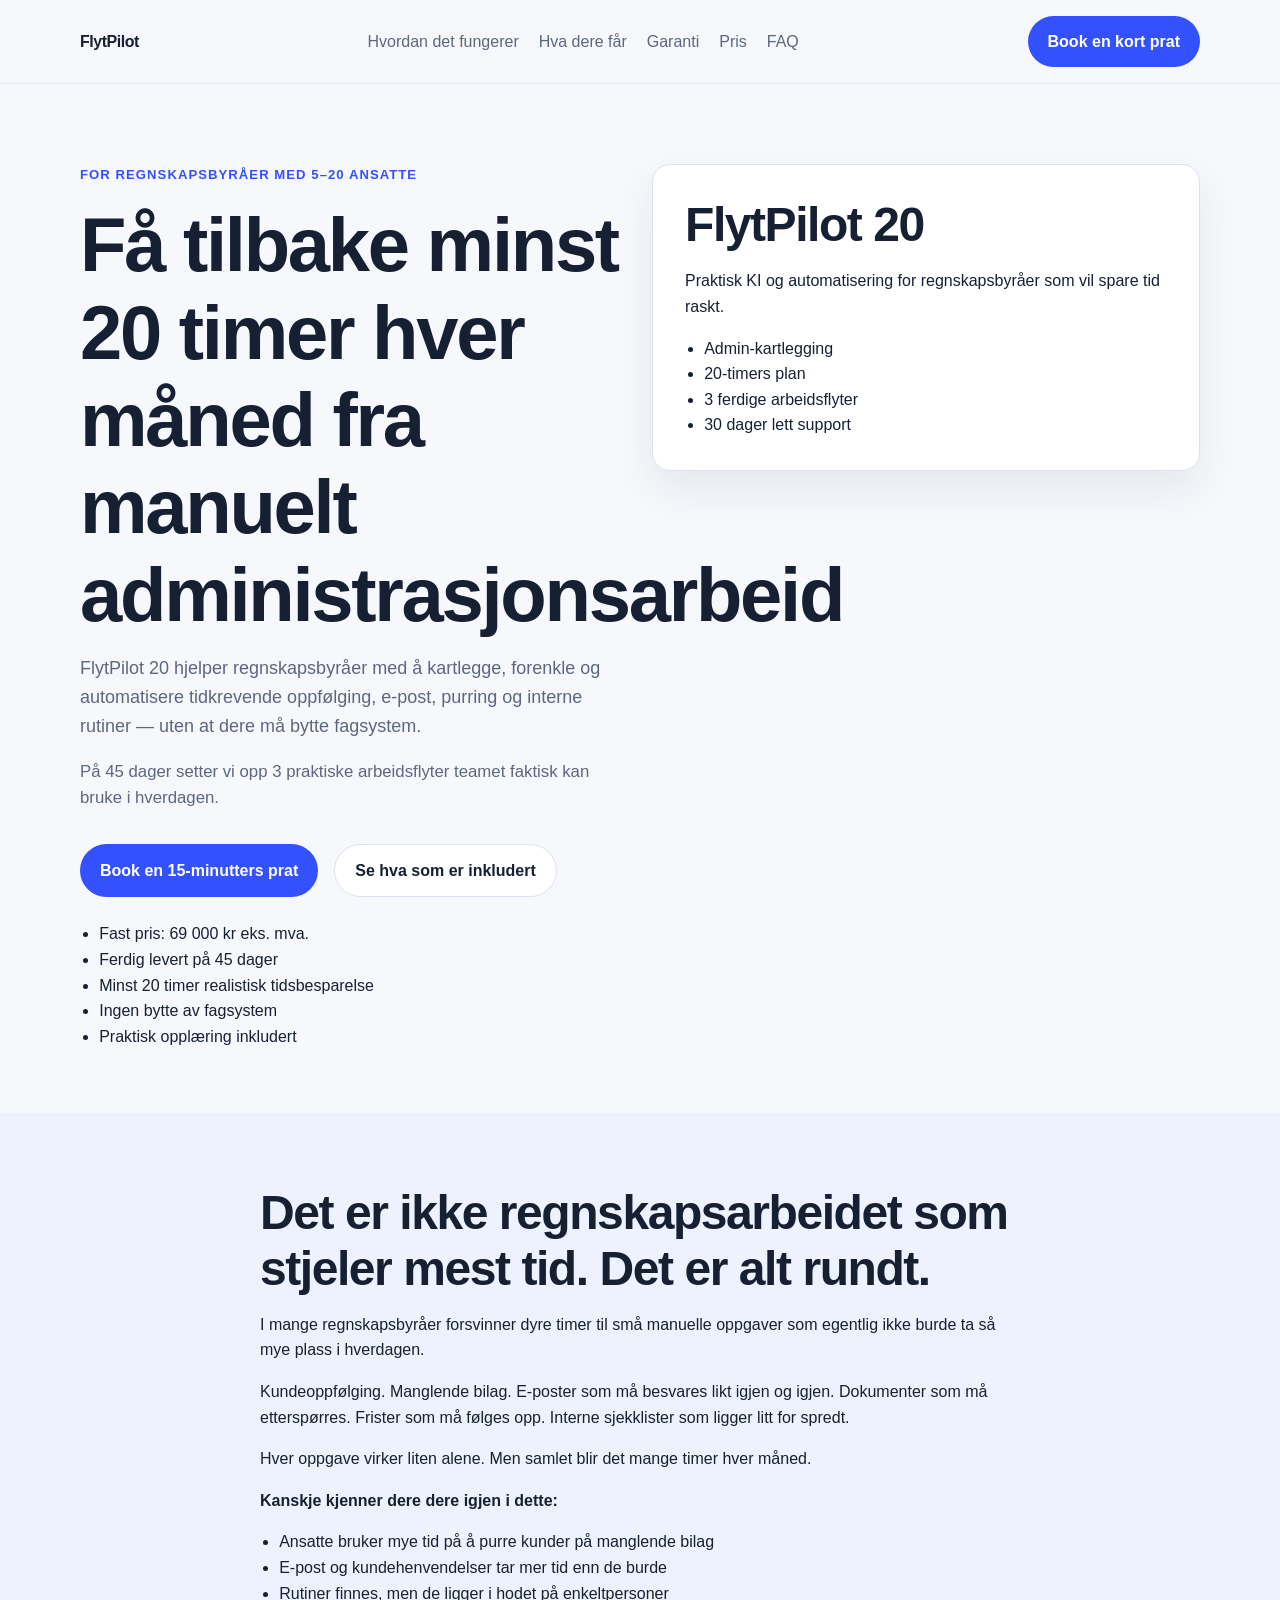
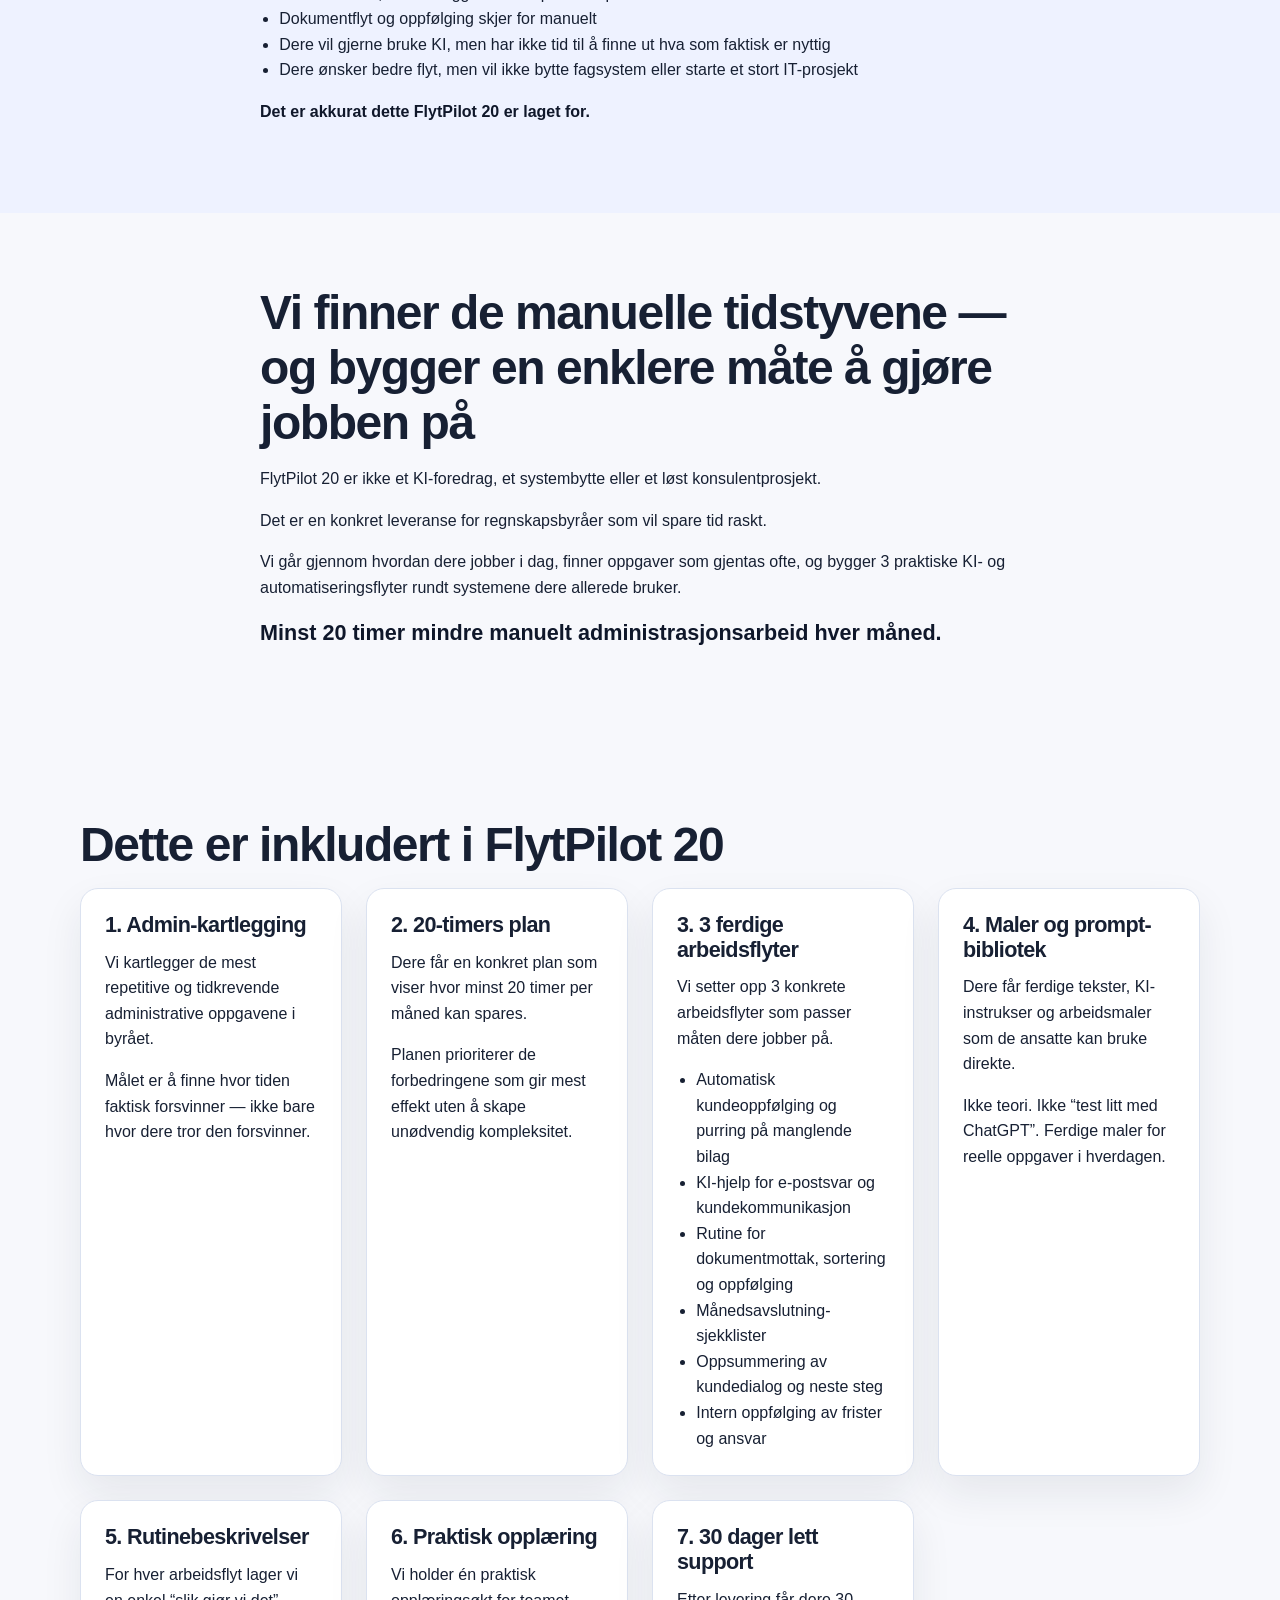
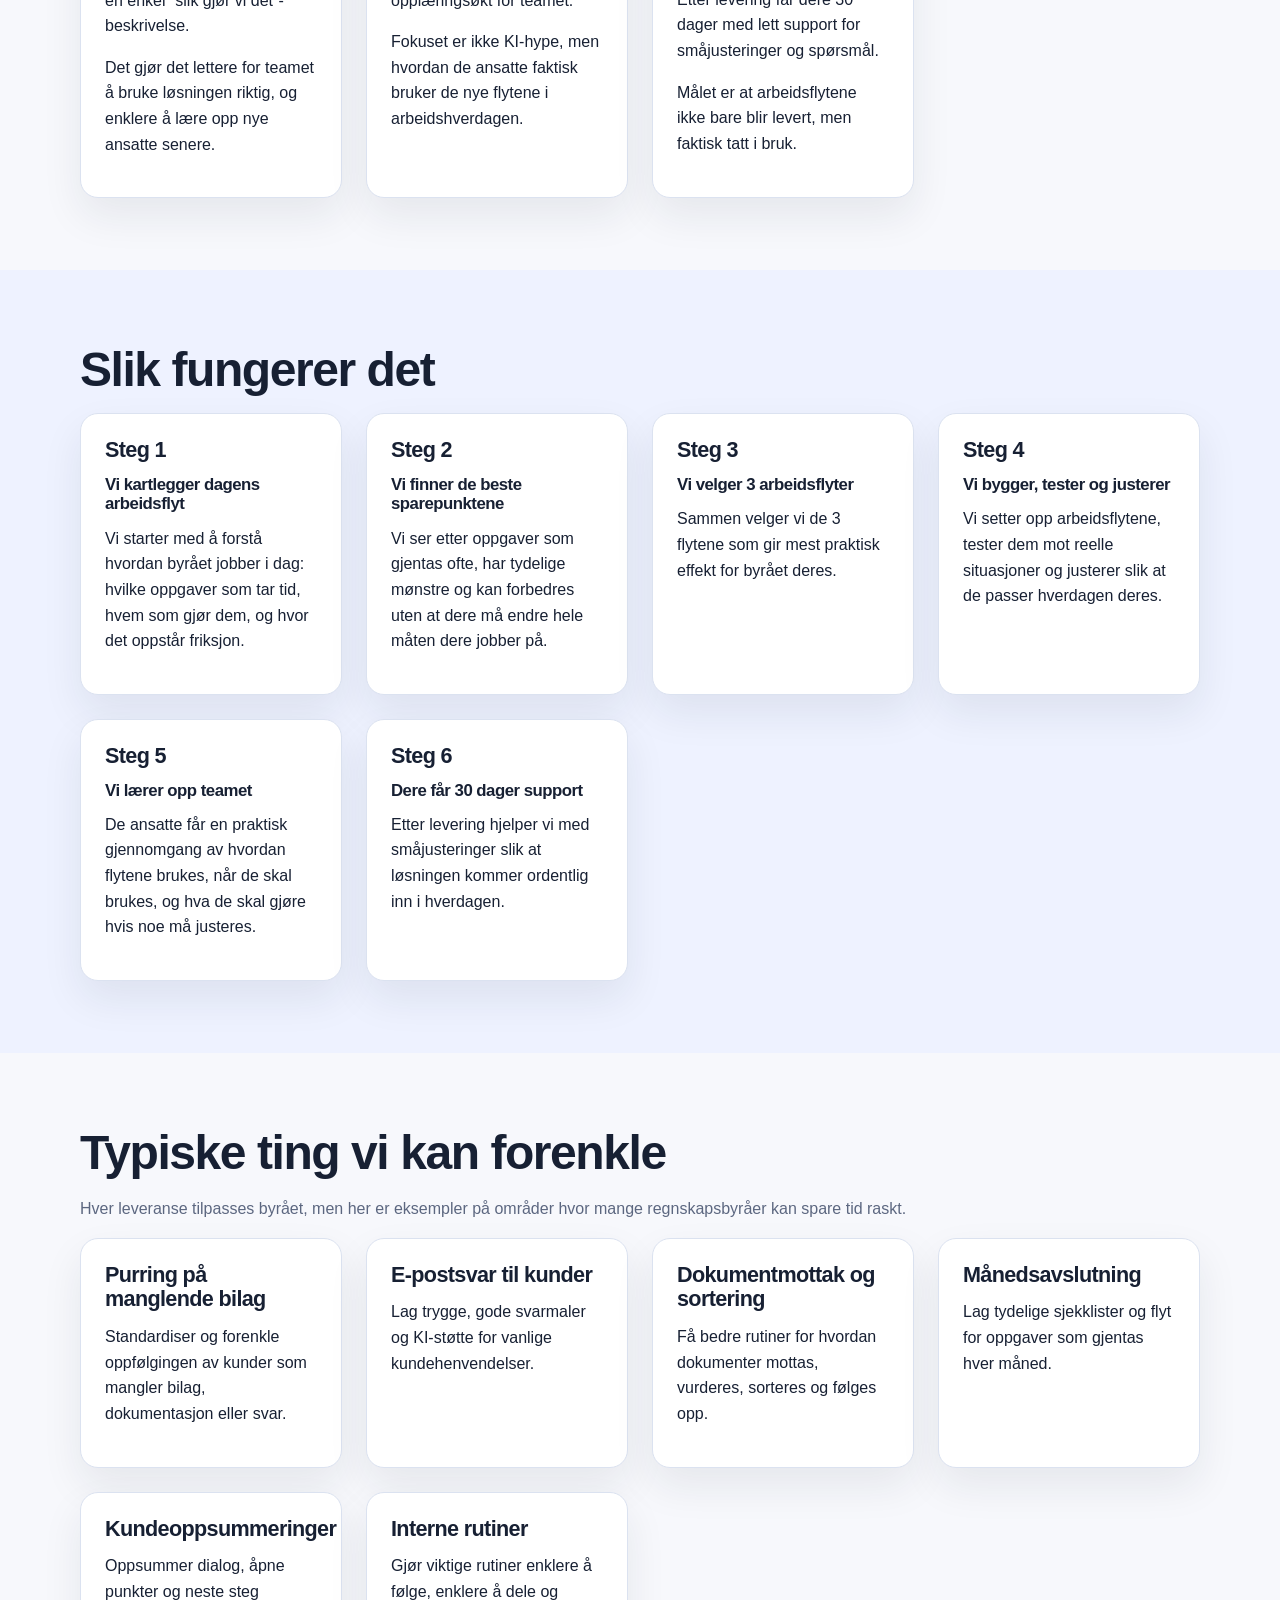
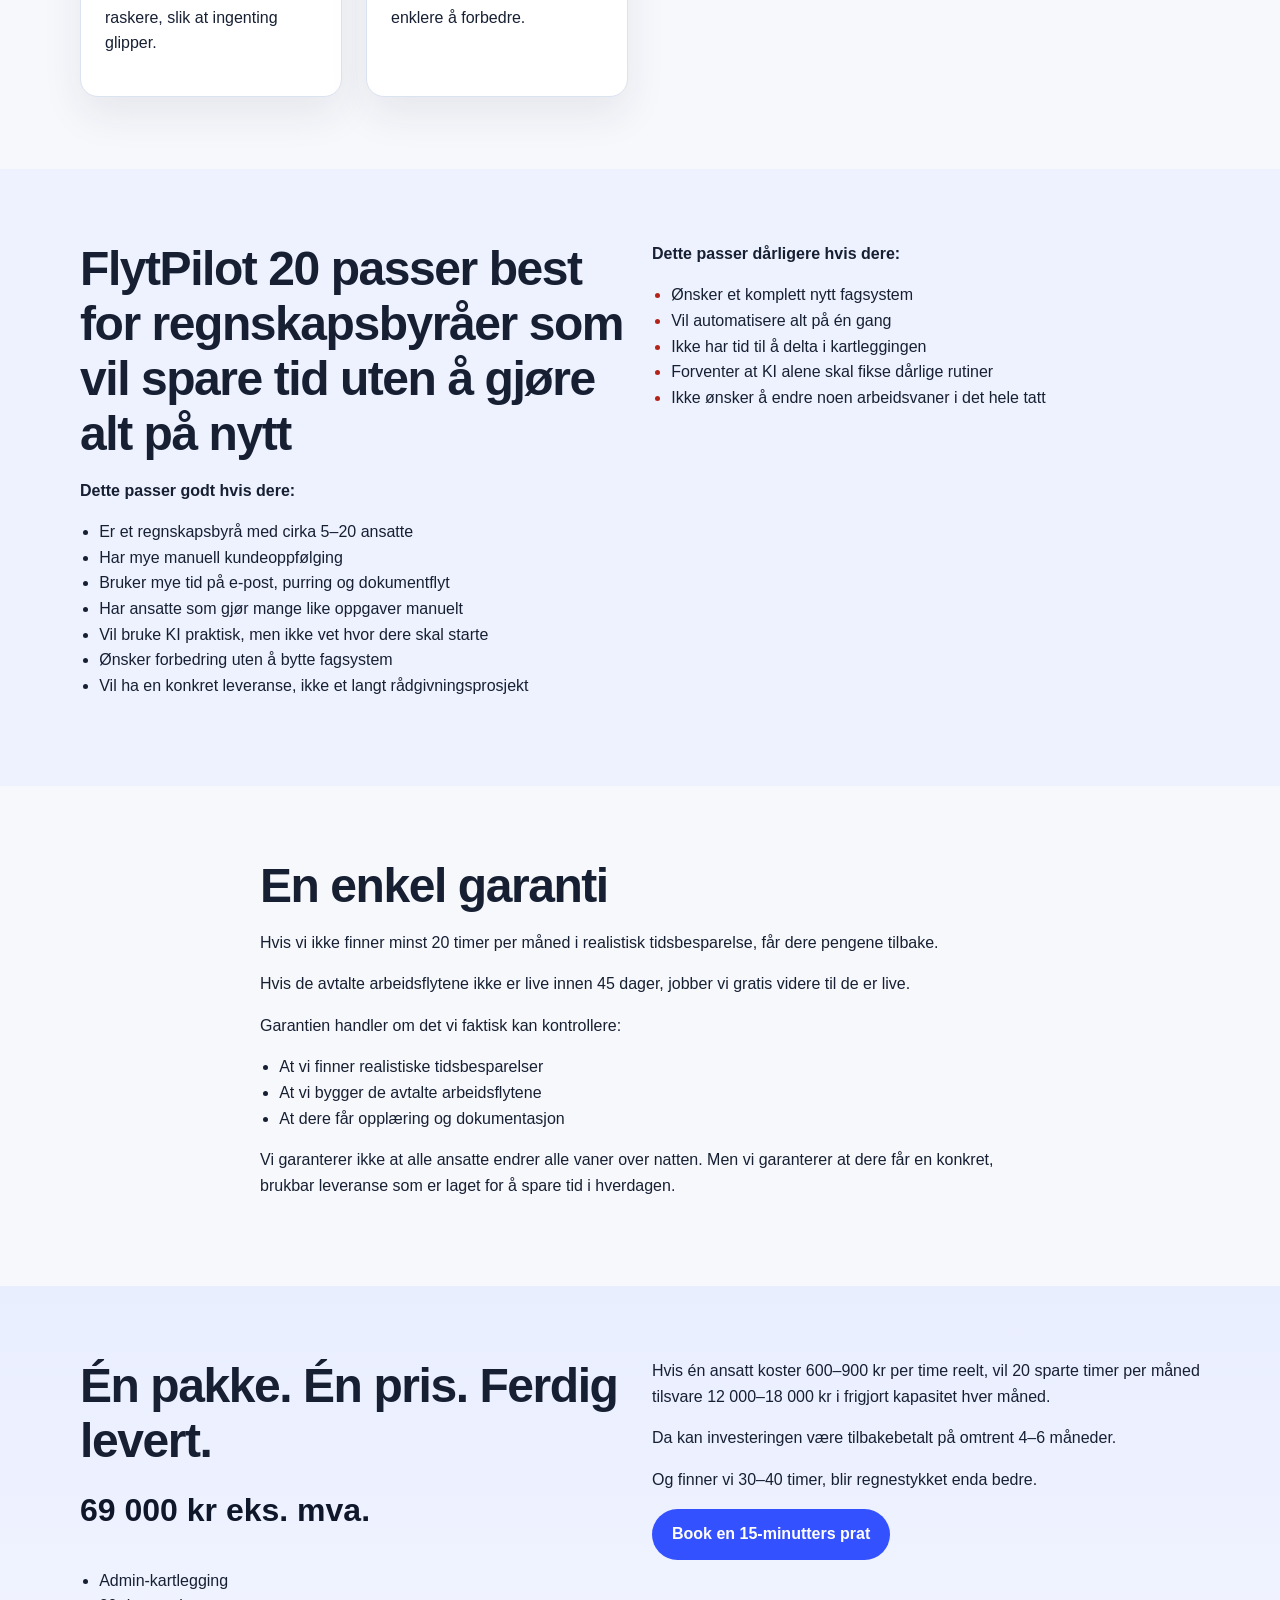
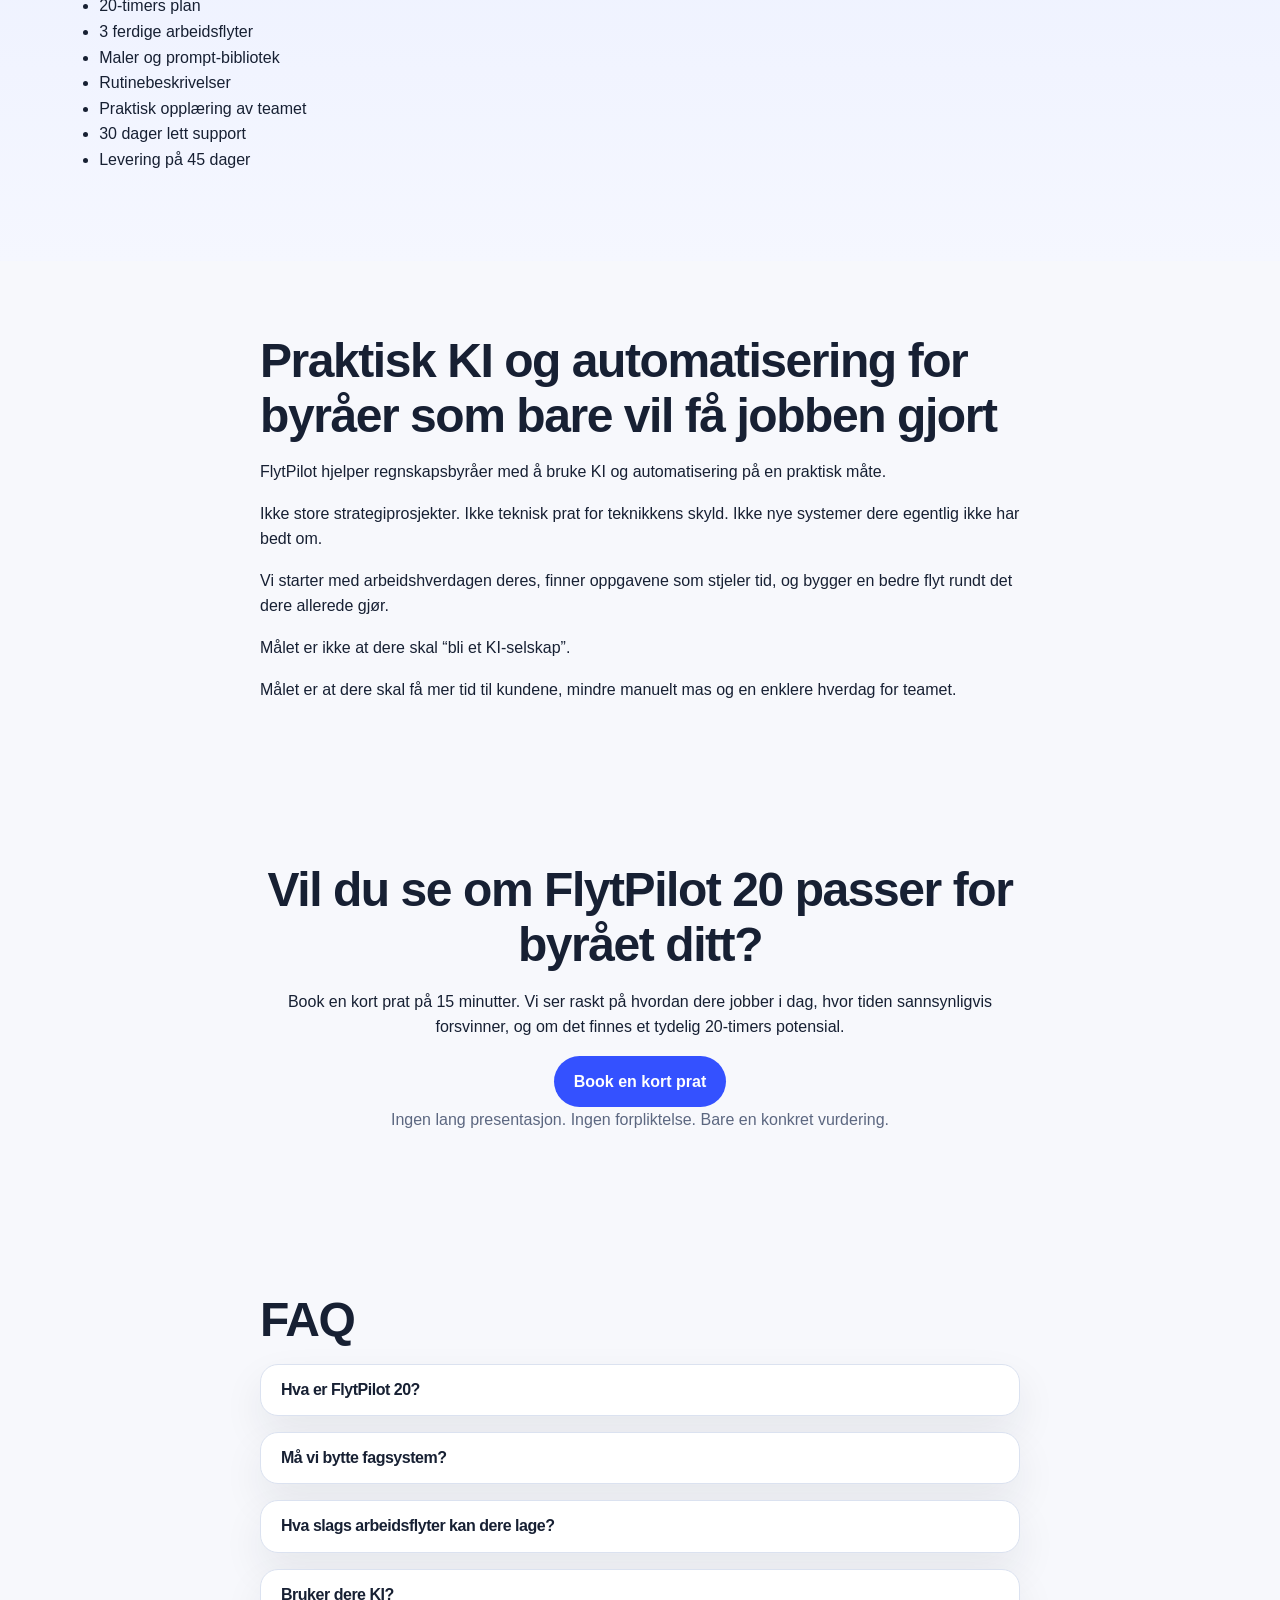
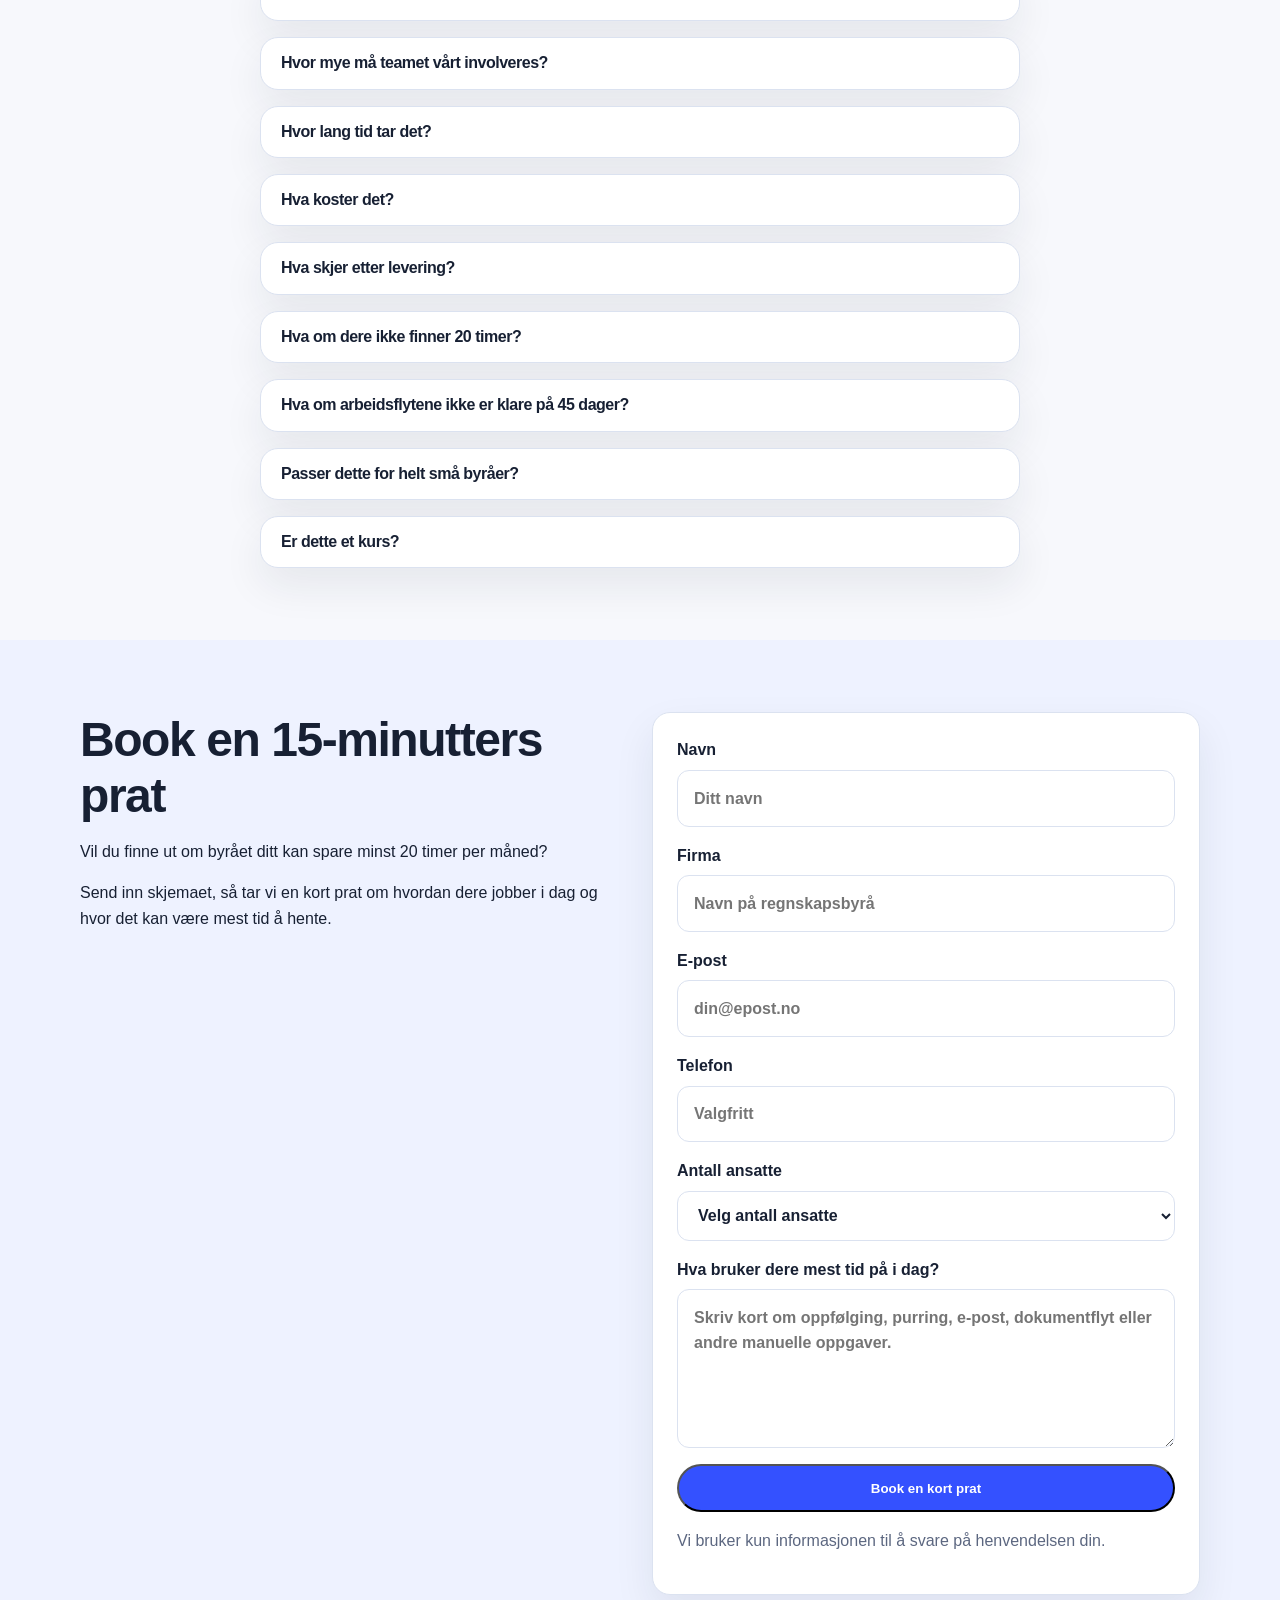
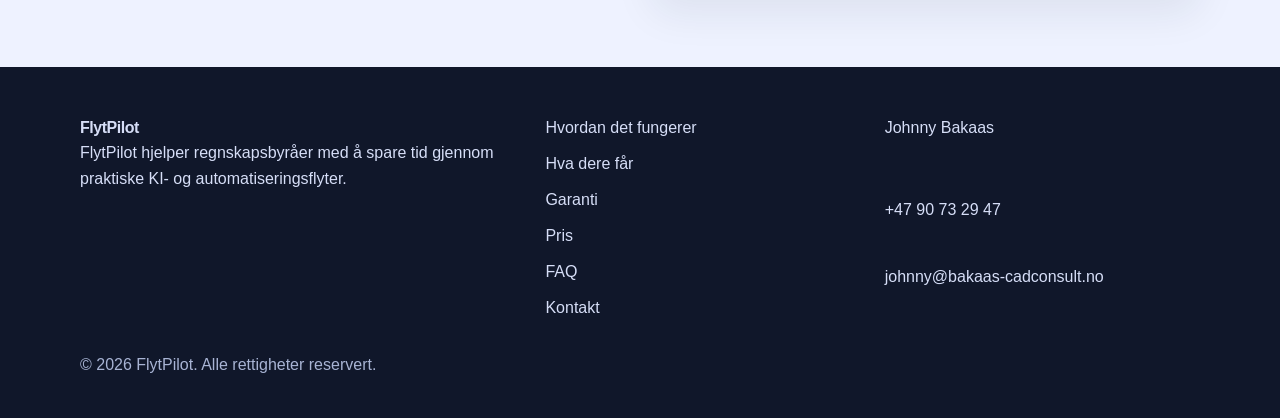
<file: index.html>
<!DOCTYPE html>
<html lang="no">
  <head>
    <meta charset="UTF-8" />
    <meta name="viewport" content="width=device-width, initial-scale=1.0" />
    <title>FlytPilot 20 – 20 timer mindre manuelt arbeid for regnskapsbyråer</title>
    <meta
      name="description"
      content="FlytPilot 20 hjelper små og mellomstore regnskapsbyråer med å fjerne minst 20 timer manuelt administrasjonsarbeid per måned på 45 dager – uten å bytte fagsystem."
    />
    <link rel="stylesheet" href="styles.css" />
  </head>
  <body>
    <header class="site-header">
      <div class="container header-inner">
        <a class="logo" href="#top">FlytPilot</a>
        <nav class="main-nav" aria-label="Hovedmeny">
          <a href="#hvordan-det-fungerer">Hvordan det fungerer</a>
          <a href="#hva-dere-far">Hva dere får</a>
          <a href="#garanti">Garanti</a>
          <a href="#pris">Pris</a>
          <a href="#faq">FAQ</a>
        </nav>
        <a class="button button-primary header-cta" href="#kontakt">Book en kort prat</a>
      </div>
    </header>

    <main id="top">
      <section class="hero">
        <div class="container hero-grid">
          <div>
            <p class="eyebrow">For regnskapsbyråer med 5–20 ansatte</p>
            <h1>Få tilbake minst 20 timer hver måned fra manuelt administrasjonsarbeid</h1>
            <p class="lead">
              FlytPilot 20 hjelper regnskapsbyråer med å kartlegge, forenkle og
              automatisere tidkrevende oppfølging, e-post, purring og interne
              rutiner — uten at dere må bytte fagsystem.
            </p>
            <p class="sublead">
              På 45 dager setter vi opp 3 praktiske arbeidsflyter teamet faktisk
              kan bruke i hverdagen.
            </p>
            <div class="hero-actions">
              <a class="button button-primary" href="#kontakt">Book en 15-minutters prat</a>
              <a class="button button-secondary" href="#hva-dere-far">Se hva som er inkludert</a>
            </div>
            <ul class="trust-list">
              <li>Fast pris: 69 000 kr eks. mva.</li>
              <li>Ferdig levert på 45 dager</li>
              <li>Minst 20 timer realistisk tidsbesparelse</li>
              <li>Ingen bytte av fagsystem</li>
              <li>Praktisk opplæring inkludert</li>
            </ul>
          </div>
          <aside class="hero-card">
            <h2>FlytPilot 20</h2>
            <p>Praktisk KI og automatisering for regnskapsbyråer som vil spare tid raskt.</p>
            <ul>
              <li>Admin-kartlegging</li>
              <li>20-timers plan</li>
              <li>3 ferdige arbeidsflyter</li>
              <li>30 dager lett support</li>
            </ul>
          </aside>
        </div>
      </section>

      <section class="section muted">
        <div class="container narrow">
          <h2>Det er ikke regnskapsarbeidet som stjeler mest tid. Det er alt rundt.</h2>
          <p>
            I mange regnskapsbyråer forsvinner dyre timer til små manuelle oppgaver
            som egentlig ikke burde ta så mye plass i hverdagen.
          </p>
          <p>
            Kundeoppfølging. Manglende bilag. E-poster som må besvares likt igjen
            og igjen. Dokumenter som må etterspørres. Frister som må følges opp.
            Interne sjekklister som ligger litt for spredt.
          </p>
          <p>Hver oppgave virker liten alene. Men samlet blir det mange timer hver måned.</p>
          <p><strong>Kanskje kjenner dere dere igjen i dette:</strong></p>
          <ul class="check-list">
            <li>Ansatte bruker mye tid på å purre kunder på manglende bilag</li>
            <li>E-post og kundehenvendelser tar mer tid enn de burde</li>
            <li>Rutiner finnes, men de ligger i hodet på enkeltpersoner</li>
            <li>Dokumentflyt og oppfølging skjer for manuelt</li>
            <li>Dere vil gjerne bruke KI, men har ikke tid til å finne ut hva som faktisk er nyttig</li>
            <li>Dere ønsker bedre flyt, men vil ikke bytte fagsystem eller starte et stort IT-prosjekt</li>
          </ul>
          <p class="bridge">Det er akkurat dette FlytPilot 20 er laget for.</p>
        </div>
      </section>

      <section class="section">
        <div class="container narrow">
          <h2>Vi finner de manuelle tidstyvene — og bygger en enklere måte å gjøre jobben på</h2>
          <p>
            FlytPilot 20 er ikke et KI-foredrag, et systembytte eller et løst
            konsulentprosjekt.
          </p>
          <p>Det er en konkret leveranse for regnskapsbyråer som vil spare tid raskt.</p>
          <p>
            Vi går gjennom hvordan dere jobber i dag, finner oppgaver som gjentas
            ofte, og bygger 3 praktiske KI- og automatiseringsflyter rundt systemene
            dere allerede bruker.
          </p>
          <p class="highlight">Minst 20 timer mindre manuelt administrasjonsarbeid hver måned.</p>
        </div>
      </section>

      <section class="section" id="hva-dere-far">
        <div class="container">
          <h2>Dette er inkludert i FlytPilot 20</h2>
          <div class="card-grid">
            <article class="card">
              <h3>1. Admin-kartlegging</h3>
              <p>
                Vi kartlegger de mest repetitive og tidkrevende administrative
                oppgavene i byrået.
              </p>
              <p>Målet er å finne hvor tiden faktisk forsvinner — ikke bare hvor dere tror den forsvinner.</p>
            </article>
            <article class="card">
              <h3>2. 20-timers plan</h3>
              <p>Dere får en konkret plan som viser hvor minst 20 timer per måned kan spares.</p>
              <p>Planen prioriterer de forbedringene som gir mest effekt uten å skape unødvendig kompleksitet.</p>
            </article>
            <article class="card">
              <h3>3. 3 ferdige arbeidsflyter</h3>
              <p>Vi setter opp 3 konkrete arbeidsflyter som passer måten dere jobber på.</p>
              <ul>
                <li>Automatisk kundeoppfølging og purring på manglende bilag</li>
                <li>KI-hjelp for e-postsvar og kundekommunikasjon</li>
                <li>Rutine for dokumentmottak, sortering og oppfølging</li>
                <li>Månedsavslutning-sjekklister</li>
                <li>Oppsummering av kundedialog og neste steg</li>
                <li>Intern oppfølging av frister og ansvar</li>
              </ul>
            </article>
            <article class="card">
              <h3>4. Maler og prompt-bibliotek</h3>
              <p>Dere får ferdige tekster, KI-instrukser og arbeidsmaler som de ansatte kan bruke direkte.</p>
              <p>Ikke teori. Ikke “test litt med ChatGPT”. Ferdige maler for reelle oppgaver i hverdagen.</p>
            </article>
            <article class="card">
              <h3>5. Rutinebeskrivelser</h3>
              <p>For hver arbeidsflyt lager vi en enkel “slik gjør vi det”-beskrivelse.</p>
              <p>Det gjør det lettere for teamet å bruke løsningen riktig, og enklere å lære opp nye ansatte senere.</p>
            </article>
            <article class="card">
              <h3>6. Praktisk opplæring</h3>
              <p>Vi holder én praktisk opplæringsøkt for teamet.</p>
              <p>Fokuset er ikke KI-hype, men hvordan de ansatte faktisk bruker de nye flytene i arbeidshverdagen.</p>
            </article>
            <article class="card">
              <h3>7. 30 dager lett support</h3>
              <p>Etter levering får dere 30 dager med lett support for småjusteringer og spørsmål.</p>
              <p>Målet er at arbeidsflytene ikke bare blir levert, men faktisk tatt i bruk.</p>
            </article>
          </div>
        </div>
      </section>

      <section class="section muted" id="hvordan-det-fungerer">
        <div class="container">
          <h2>Slik fungerer det</h2>
          <div class="steps">
            <article class="step"><h3>Steg 1</h3><h4>Vi kartlegger dagens arbeidsflyt</h4><p>Vi starter med å forstå hvordan byrået jobber i dag: hvilke oppgaver som tar tid, hvem som gjør dem, og hvor det oppstår friksjon.</p></article>
            <article class="step"><h3>Steg 2</h3><h4>Vi finner de beste sparepunktene</h4><p>Vi ser etter oppgaver som gjentas ofte, har tydelige mønstre og kan forbedres uten at dere må endre hele måten dere jobber på.</p></article>
            <article class="step"><h3>Steg 3</h3><h4>Vi velger 3 arbeidsflyter</h4><p>Sammen velger vi de 3 flytene som gir mest praktisk effekt for byrået deres.</p></article>
            <article class="step"><h3>Steg 4</h3><h4>Vi bygger, tester og justerer</h4><p>Vi setter opp arbeidsflytene, tester dem mot reelle situasjoner og justerer slik at de passer hverdagen deres.</p></article>
            <article class="step"><h3>Steg 5</h3><h4>Vi lærer opp teamet</h4><p>De ansatte får en praktisk gjennomgang av hvordan flytene brukes, når de skal brukes, og hva de skal gjøre hvis noe må justeres.</p></article>
            <article class="step"><h3>Steg 6</h3><h4>Dere får 30 dager support</h4><p>Etter levering hjelper vi med småjusteringer slik at løsningen kommer ordentlig inn i hverdagen.</p></article>
          </div>
        </div>
      </section>

      <section class="section">
        <div class="container">
          <h2>Typiske ting vi kan forenkle</h2>
          <p class="section-intro">
            Hver leveranse tilpasses byrået, men her er eksempler på områder hvor mange regnskapsbyråer kan spare tid raskt.
          </p>
          <div class="card-grid">
            <article class="card"><h3>Purring på manglende bilag</h3><p>Standardiser og forenkle oppfølgingen av kunder som mangler bilag, dokumentasjon eller svar.</p></article>
            <article class="card"><h3>E-postsvar til kunder</h3><p>Lag trygge, gode svarmaler og KI-støtte for vanlige kundehenvendelser.</p></article>
            <article class="card"><h3>Dokumentmottak og sortering</h3><p>Få bedre rutiner for hvordan dokumenter mottas, vurderes, sorteres og følges opp.</p></article>
            <article class="card"><h3>Månedsavslutning</h3><p>Lag tydelige sjekklister og flyt for oppgaver som gjentas hver måned.</p></article>
            <article class="card"><h3>Kundeoppsummeringer</h3><p>Oppsummer dialog, åpne punkter og neste steg raskere, slik at ingenting glipper.</p></article>
            <article class="card"><h3>Interne rutiner</h3><p>Gjør viktige rutiner enklere å følge, enklere å dele og enklere å forbedre.</p></article>
          </div>
        </div>
      </section>

      <section class="section muted">
        <div class="container two-column">
          <div>
            <h2>FlytPilot 20 passer best for regnskapsbyråer som vil spare tid uten å gjøre alt på nytt</h2>
            <p><strong>Dette passer godt hvis dere:</strong></p>
            <ul class="check-list">
              <li>Er et regnskapsbyrå med cirka 5–20 ansatte</li>
              <li>Har mye manuell kundeoppfølging</li>
              <li>Bruker mye tid på e-post, purring og dokumentflyt</li>
              <li>Har ansatte som gjør mange like oppgaver manuelt</li>
              <li>Vil bruke KI praktisk, men ikke vet hvor dere skal starte</li>
              <li>Ønsker forbedring uten å bytte fagsystem</li>
              <li>Vil ha en konkret leveranse, ikke et langt rådgivningsprosjekt</li>
            </ul>
          </div>
          <div>
            <p><strong>Dette passer dårligere hvis dere:</strong></p>
            <ul class="check-list negative">
              <li>Ønsker et komplett nytt fagsystem</li>
              <li>Vil automatisere alt på én gang</li>
              <li>Ikke har tid til å delta i kartleggingen</li>
              <li>Forventer at KI alene skal fikse dårlige rutiner</li>
              <li>Ikke ønsker å endre noen arbeidsvaner i det hele tatt</li>
            </ul>
          </div>
        </div>
      </section>

      <section class="section" id="garanti">
        <div class="container narrow">
          <h2>En enkel garanti</h2>
          <p>
            Hvis vi ikke finner minst 20 timer per måned i realistisk
            tidsbesparelse, får dere pengene tilbake.
          </p>
          <p>
            Hvis de avtalte arbeidsflytene ikke er live innen 45 dager, jobber vi
            gratis videre til de er live.
          </p>
          <p>Garantien handler om det vi faktisk kan kontrollere:</p>
          <ul class="check-list">
            <li>At vi finner realistiske tidsbesparelser</li>
            <li>At vi bygger de avtalte arbeidsflytene</li>
            <li>At dere får opplæring og dokumentasjon</li>
          </ul>
          <p>
            Vi garanterer ikke at alle ansatte endrer alle vaner over natten. Men vi
            garanterer at dere får en konkret, brukbar leveranse som er laget for å
            spare tid i hverdagen.
          </p>
        </div>
      </section>

      <section class="section accent" id="pris">
        <div class="container two-column">
          <div>
            <h2>Én pakke. Én pris. Ferdig levert.</h2>
            <p class="price">69 000 kr eks. mva.</p>
            <ul class="check-list">
              <li>Admin-kartlegging</li>
              <li>20-timers plan</li>
              <li>3 ferdige arbeidsflyter</li>
              <li>Maler og prompt-bibliotek</li>
              <li>Rutinebeskrivelser</li>
              <li>Praktisk opplæring av teamet</li>
              <li>30 dager lett support</li>
              <li>Levering på 45 dager</li>
            </ul>
          </div>
          <div>
            <p>
              Hvis én ansatt koster 600–900 kr per time reelt, vil 20 sparte timer
              per måned tilsvare 12 000–18 000 kr i frigjort kapasitet hver måned.
            </p>
            <p>Da kan investeringen være tilbakebetalt på omtrent 4–6 måneder.</p>
            <p>Og finner vi 30–40 timer, blir regnestykket enda bedre.</p>
            <a class="button button-primary" href="#kontakt">Book en 15-minutters prat</a>
          </div>
        </div>
      </section>

      <section class="section">
        <div class="container narrow">
          <h2>Praktisk KI og automatisering for byråer som bare vil få jobben gjort</h2>
          <p>FlytPilot hjelper regnskapsbyråer med å bruke KI og automatisering på en praktisk måte.</p>
          <p>Ikke store strategiprosjekter. Ikke teknisk prat for teknikkens skyld. Ikke nye systemer dere egentlig ikke har bedt om.</p>
          <p>Vi starter med arbeidshverdagen deres, finner oppgavene som stjeler tid, og bygger en bedre flyt rundt det dere allerede gjør.</p>
          <p>Målet er ikke at dere skal “bli et KI-selskap”.</p>
          <p>Målet er at dere skal få mer tid til kundene, mindre manuelt mas og en enklere hverdag for teamet.</p>
        </div>
      </section>

      <section class="section cta-section">
        <div class="container narrow">
          <h2>Vil du se om FlytPilot 20 passer for byrået ditt?</h2>
          <p>
            Book en kort prat på 15 minutter. Vi ser raskt på hvordan dere jobber i
            dag, hvor tiden sannsynligvis forsvinner, og om det finnes et tydelig
            20-timers potensial.
          </p>
          <a class="button button-primary" href="#kontakt">Book en kort prat</a>
          <p class="microcopy">Ingen lang presentasjon. Ingen forpliktelse. Bare en konkret vurdering.</p>
        </div>
      </section>

      <section class="section" id="faq">
        <div class="container narrow">
          <h2>FAQ</h2>
          <div class="faq-list">
            <details><summary>Hva er FlytPilot 20?</summary><p>FlytPilot 20 er en konkret leveranse for regnskapsbyråer som vil fjerne minst 20 timer manuelt administrasjonsarbeid per måned. På 45 dager kartlegger vi tidstyver, lager en 20-timers plan og setter opp 3 praktiske arbeidsflyter.</p></details>
            <details><summary>Må vi bytte fagsystem?</summary><p>Nei. FlytPilot 20 er laget for å fungere rundt systemene dere allerede bruker. Målet er å forbedre flyten i arbeidshverdagen, ikke å tvinge dere over på et nytt fagsystem.</p></details>
            <details><summary>Hva slags arbeidsflyter kan dere lage?</summary><p>Typiske arbeidsflyter handler om kundeoppfølging, purring på manglende bilag, e-postsvar, dokumentflyt, månedsavslutning, interne sjekklister og oppsummering av kundedialog.</p></details>
            <details><summary>Bruker dere KI?</summary><p>Ja, der det gir mening. Men vi selger ikke KI for KI-ens skyld. Vi bruker KI og automatisering som verktøy for å spare tid og gjøre arbeidshverdagen enklere.</p></details>
            <details><summary>Hvor mye må teamet vårt involveres?</summary><p>Dere må bidra i kartleggingen og gi tilbakemelding underveis, men dette skal ikke bli et stort internt prosjekt. Målet er å gjøre det lett å komme i gang.</p></details>
            <details><summary>Hvor lang tid tar det?</summary><p>Leveransen gjennomføres på 45 dager.</p></details>
            <details><summary>Hva koster det?</summary><p>FlytPilot 20 koster 69 000 kr eks. mva.</p></details>
            <details><summary>Hva skjer etter levering?</summary><p>Dere får 30 dager lett support etter levering. Da kan vi hjelpe med småjusteringer, spørsmål og praktisk bruk.</p></details>
            <details><summary>Hva om dere ikke finner 20 timer?</summary><p>Da får dere pengene tilbake. Garantien er at vi skal finne minst 20 timer per måned i realistisk tidsbesparelse.</p></details>
            <details><summary>Hva om arbeidsflytene ikke er klare på 45 dager?</summary><p>Da jobber vi gratis videre til de avtalte arbeidsflytene er live.</p></details>
            <details><summary>Passer dette for helt små byråer?</summary><p>Det kan passe, men FlytPilot 20 er mest relevant for byråer med omtrent 5–20 ansatte. Da er det som regel nok repetitivt administrasjonsarbeid til at 20 timer per måned er realistisk.</p></details>
            <details><summary>Er dette et kurs?</summary><p>Nei. Opplæring er inkludert, men FlytPilot 20 er ikke et kurs. Det er en ferdig leveranse med kartlegging, arbeidsflyter, maler, rutiner og support.</p></details>
          </div>
        </div>
      </section>

      <section class="section muted" id="kontakt">
        <div class="container two-column contact-layout">
          <div>
            <h2>Book en 15-minutters prat</h2>
            <p>
              Vil du finne ut om byrået ditt kan spare minst 20 timer per måned?
            </p>
            <p>
              Send inn skjemaet, så tar vi en kort prat om hvordan dere jobber i dag
              og hvor det kan være mest tid å hente.
            </p>
          </div>
          <form class="contact-form" action="takk.html">
            <label>
              Navn
              <input type="text" name="name" placeholder="Ditt navn" required />
            </label>
            <label>
              Firma
              <input type="text" name="company" placeholder="Navn på regnskapsbyrå" required />
            </label>
            <label>
              E-post
              <input type="email" name="email" placeholder="din@epost.no" required />
            </label>
            <label>
              Telefon
              <input type="tel" name="phone" placeholder="Valgfritt" />
            </label>
            <label>
              Antall ansatte
              <select name="team-size" required>
                <option value="">Velg antall ansatte</option>
                <option>1–4</option>
                <option>5–10</option>
                <option>11–20</option>
                <option>21+</option>
              </select>
            </label>
            <label>
              Hva bruker dere mest tid på i dag?
              <textarea
                name="message"
                rows="5"
                placeholder="Skriv kort om oppfølging, purring, e-post, dokumentflyt eller andre manuelle oppgaver."
                required
              ></textarea>
            </label>
            <button class="button button-primary" type="submit">Book en kort prat</button>
            <p class="microcopy">Vi bruker kun informasjonen til å svare på henvendelsen din.</p>
          </form>
        </div>
      </section>
    </main>

    <footer class="site-footer">
      <div class="container footer-grid">
        <div>
          <a class="logo" href="#top">FlytPilot</a>
          <p>FlytPilot hjelper regnskapsbyråer med å spare tid gjennom praktiske KI- og automatiseringsflyter.</p>
        </div>
        <nav class="footer-links" aria-label="Bunnlenker">
          <a href="#hvordan-det-fungerer">Hvordan det fungerer</a>
          <a href="#hva-dere-far">Hva dere får</a>
          <a href="#garanti">Garanti</a>
          <a href="#pris">Pris</a>
          <a href="#faq">FAQ</a>
          <a href="#kontakt">Kontakt</a>
        </nav>
        <div class="footer-contact">
          <p>Johnny Bakaas</p>
          <a href="tel:+4790732947">+47 90 73 29 47</a>
          <a href="mailto:johnny@bakaas-cadconsult.no">johnny@bakaas-cadconsult.no</a>
        </div>
      </div>
      <div class="container footer-bottom">
        <p>© 2026 FlytPilot. Alle rettigheter reservert.</p>
      </div>
    </footer>
  </body>
</html>
</file>
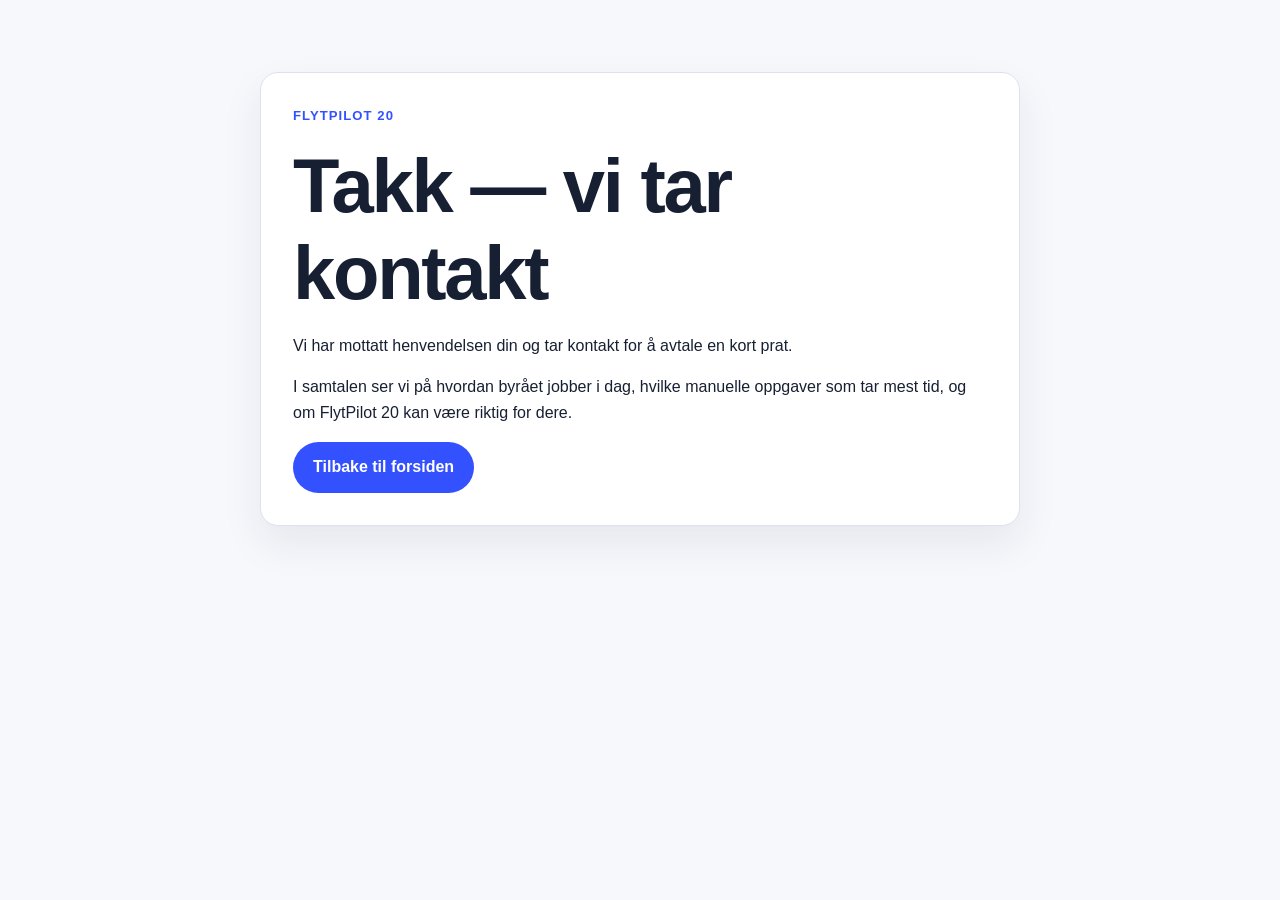
<file: takk.html>
<!DOCTYPE html>
<html lang="no">
  <head>
    <meta charset="UTF-8" />
    <meta name="viewport" content="width=device-width, initial-scale=1.0" />
    <title>Takk — vi tar kontakt | FlytPilot</title>
    <meta
      name="description"
      content="Takk for henvendelsen. FlytPilot tar kontakt for å avtale en kort prat."
    />
    <link rel="stylesheet" href="styles.css" />
  </head>
  <body>
    <main class="section">
      <div class="container narrow">
        <div class="hero-card">
          <p class="eyebrow">FlytPilot 20</p>
          <h1>Takk — vi tar kontakt</h1>
          <p>
            Vi har mottatt henvendelsen din og tar kontakt for å avtale en kort
            prat.
          </p>
          <p>
            I samtalen ser vi på hvordan byrået jobber i dag, hvilke manuelle
            oppgaver som tar mest tid, og om FlytPilot 20 kan være riktig for dere.
          </p>
          <a class="button button-primary" href="index.html">Tilbake til forsiden</a>
        </div>
      </div>
    </main>
  </body>
</html>
</file>
<file: styles.css>
:root {
  --bg: #f7f8fc;
  --surface: #ffffff;
  --surface-alt: #eef2ff;
  --text: #172033;
  --muted: #5c6780;
  --line: #dbe2f0;
  --brand: #3451ff;
  --brand-dark: #2538b8;
  --accent: #0f172a;
  --success: #0f766e;
  --shadow: 0 18px 40px rgba(23, 32, 51, 0.08);
  --radius: 18px;
}

* {
  box-sizing: border-box;
}

html {
  scroll-behavior: smooth;
}

body {
  margin: 0;
  font-family: Inter, Arial, sans-serif;
  line-height: 1.6;
  color: var(--text);
  background: var(--bg);
}

a {
  color: inherit;
  text-decoration: none;
}

p,
ul {
  margin-top: 0;
}

.container {
  width: min(1120px, calc(100% - 3rem));
  margin: 0 auto;
}

.narrow {
  width: min(760px, 100%);
}

.site-header {
  position: sticky;
  top: 0;
  z-index: 10;
  background: rgba(247, 248, 252, 0.92);
  backdrop-filter: blur(14px);
  border-bottom: 1px solid rgba(219, 226, 240, 0.7);
}

.header-inner,
.footer-grid,
.hero-grid,
.two-column,
.contact-layout {
  display: grid;
  gap: 1.5rem;
}

.header-inner {
  grid-template-columns: auto 1fr auto;
  align-items: center;
  padding: 1rem 0;
}

.logo {
  font-weight: 800;
  letter-spacing: -0.03em;
}

.main-nav {
  display: flex;
  flex-wrap: wrap;
  justify-content: center;
  gap: 1.25rem;
  color: var(--muted);
}

.button {
  display: inline-flex;
  align-items: center;
  justify-content: center;
  gap: 0.5rem;
  min-height: 3rem;
  padding: 0.8rem 1.25rem;
  border-radius: 999px;
  font-weight: 700;
  transition: 0.2s ease;
}

.button:hover {
  transform: translateY(-1px);
}

.button-primary {
  color: #fff;
  background: var(--brand);
}

.button-primary:hover {
  background: var(--brand-dark);
}

.button-secondary {
  border: 1px solid var(--line);
  background: var(--surface);
}

.hero {
  padding: 5rem 0 3rem;
}

.hero-grid,
.two-column,
.contact-layout {
  grid-template-columns: repeat(2, minmax(0, 1fr));
  align-items: start;
}

.eyebrow {
  margin-bottom: 1rem;
  color: var(--brand);
  font-weight: 700;
  text-transform: uppercase;
  letter-spacing: 0.08em;
  font-size: 0.82rem;
}

h1,
h2,
h3,
h4,
summary {
  line-height: 1.15;
  letter-spacing: -0.03em;
}

h1 {
  margin: 0 0 1rem;
  font-size: clamp(2.5rem, 6vw, 4.75rem);
}

h2 {
  margin: 0 0 1rem;
  font-size: clamp(2rem, 4vw, 3rem);
}

h3 {
  margin: 0 0 0.75rem;
  font-size: 1.35rem;
}

h4 {
  margin: 0 0 0.75rem;
  font-size: 1.05rem;
}

.lead,
.sublead,
.section-intro,
.price,
.highlight,
.bridge,
.microcopy {
  color: var(--muted);
}

.lead {
  font-size: 1.125rem;
}

.sublead {
  font-size: 1.05rem;
}

.hero-actions {
  display: flex;
  flex-wrap: wrap;
  gap: 1rem;
  margin: 2rem 0 1.5rem;
}

.trust-list,
.check-list {
  padding-left: 1.2rem;
}

.hero-card,
.card,
.step,
.contact-form,
.faq-list details {
  background: var(--surface);
  border: 1px solid var(--line);
  border-radius: var(--radius);
  box-shadow: var(--shadow);
}

.hero-card {
  padding: 2rem;
}

.hero-card ul,
.card ul {
  padding-left: 1.2rem;
  margin-bottom: 0;
}

.section {
  padding: 4.5rem 0;
}

.muted {
  background: var(--surface-alt);
}

.accent {
  background: linear-gradient(180deg, #e9eeff 0%, #f5f7ff 100%);
}

.highlight,
.price,
.bridge {
  color: var(--accent);
  font-weight: 800;
}

.highlight {
  font-size: 1.35rem;
}

.price {
  font-size: 2rem;
}

.card-grid,
.steps {
  display: grid;
  gap: 1.5rem;
}

.card-grid {
  grid-template-columns: repeat(auto-fit, minmax(250px, 1fr));
}

.steps {
  grid-template-columns: repeat(auto-fit, minmax(240px, 1fr));
}

.card,
.step {
  padding: 1.5rem;
}

.negative li::marker {
  color: #b42318;
}

.cta-section {
  text-align: center;
}

.faq-list {
  display: grid;
  gap: 1rem;
}

.faq-list details {
  padding: 1rem 1.25rem;
}

summary {
  font-weight: 700;
  cursor: pointer;
  list-style: none;
}

summary::-webkit-details-marker {
  display: none;
}

.contact-form {
  display: grid;
  gap: 1rem;
  padding: 1.5rem;
}

.contact-form label {
  display: grid;
  gap: 0.45rem;
  font-weight: 600;
}

.contact-form input,
.contact-form select,
.contact-form textarea {
  width: 100%;
  padding: 0.9rem 1rem;
  border: 1px solid var(--line);
  border-radius: 12px;
  font: inherit;
  color: var(--text);
  background: #fff;
}

.site-footer {
  padding: 3rem 0 1.5rem;
  color: #d6def7;
  background: #10172a;
}

.footer-grid {
  grid-template-columns: 1.4fr 1fr 1fr;
}

.footer-links,
.footer-contact {
  display: grid;
  gap: 0.65rem;
}

.footer-bottom {
  padding-top: 2rem;
  color: #a8b4d4;
}

@media (max-width: 860px) {
  .header-inner,
  .hero-grid,
  .two-column,
  .contact-layout,
  .footer-grid {
    grid-template-columns: 1fr;
  }

  .main-nav {
    justify-content: flex-start;
  }

  .header-cta {
    width: fit-content;
  }

  .hero {
    padding-top: 3.5rem;
  }
}

@media (max-width: 640px) {
  .container {
    width: min(100% - 1.5rem, 1120px);
  }

  .section {
    padding: 3.5rem 0;
  }

  .hero-actions,
  .button {
    width: 100%;
  }
}
</file>
